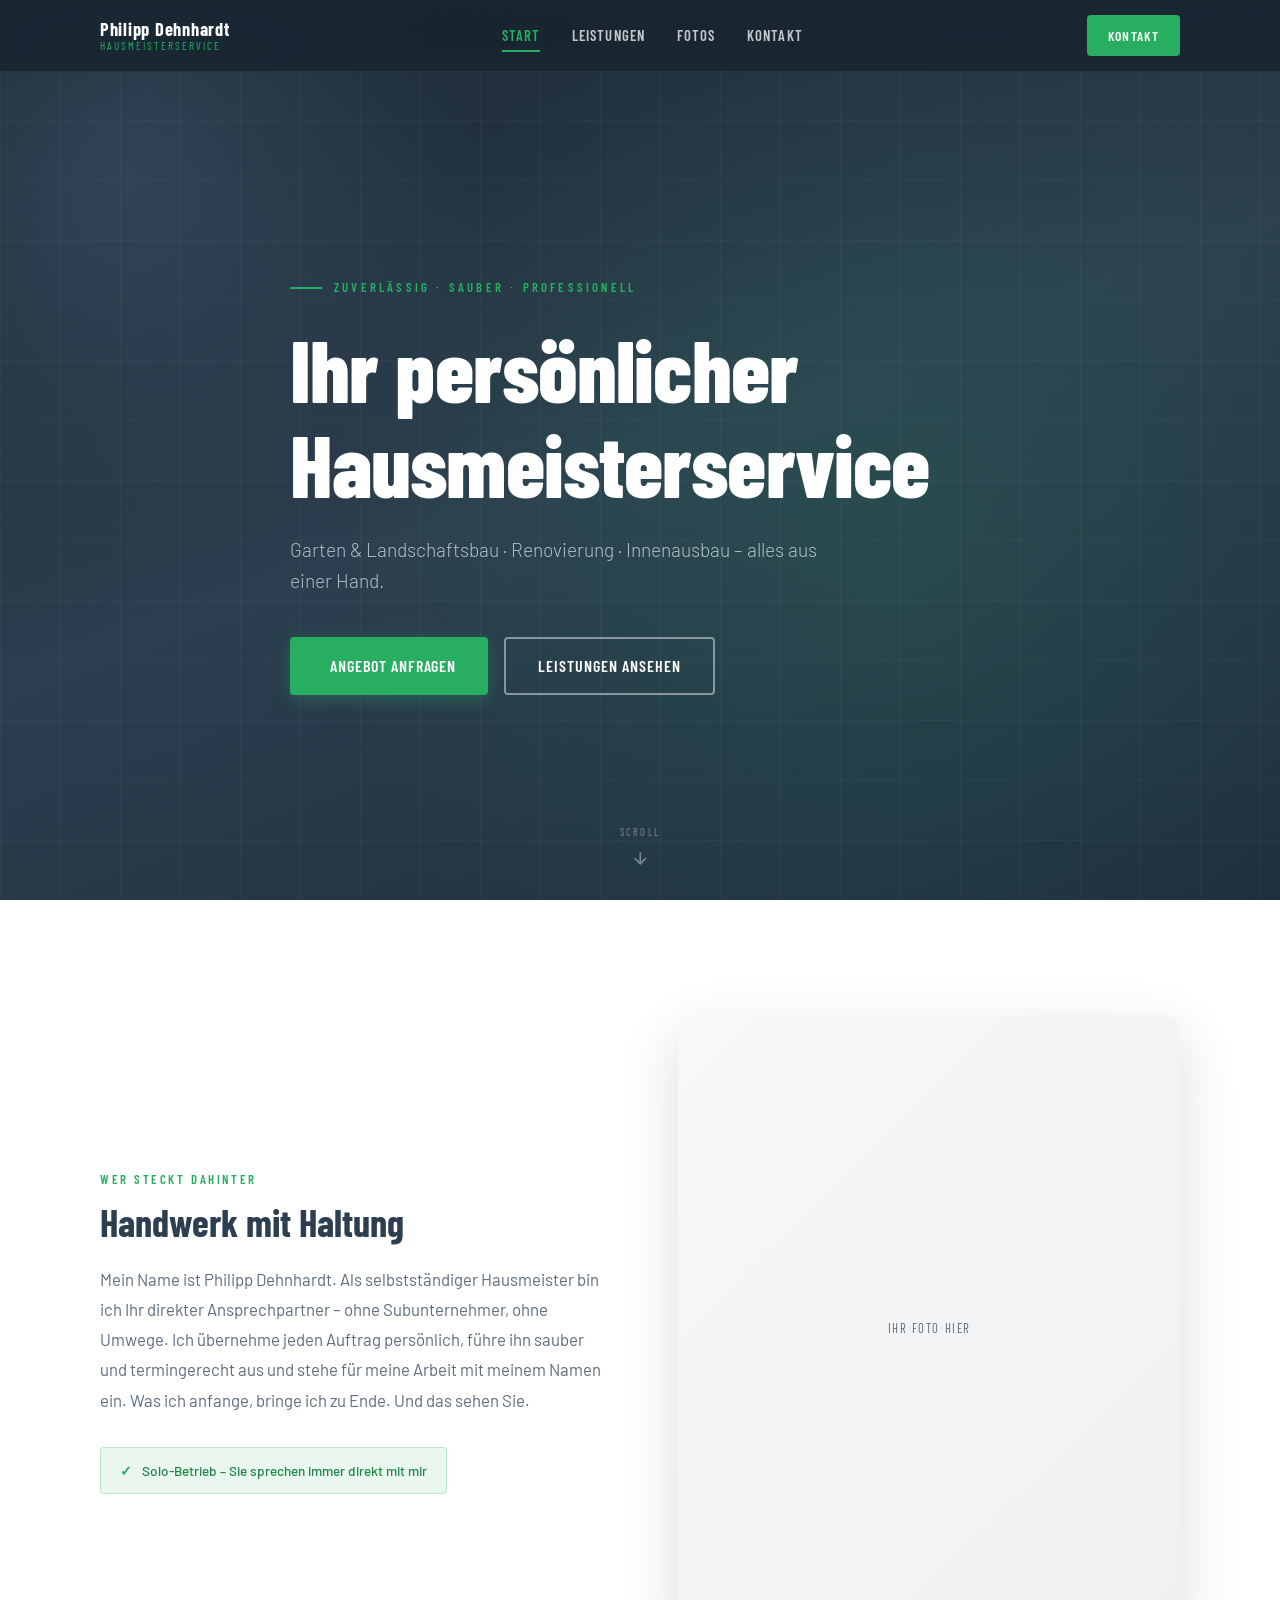
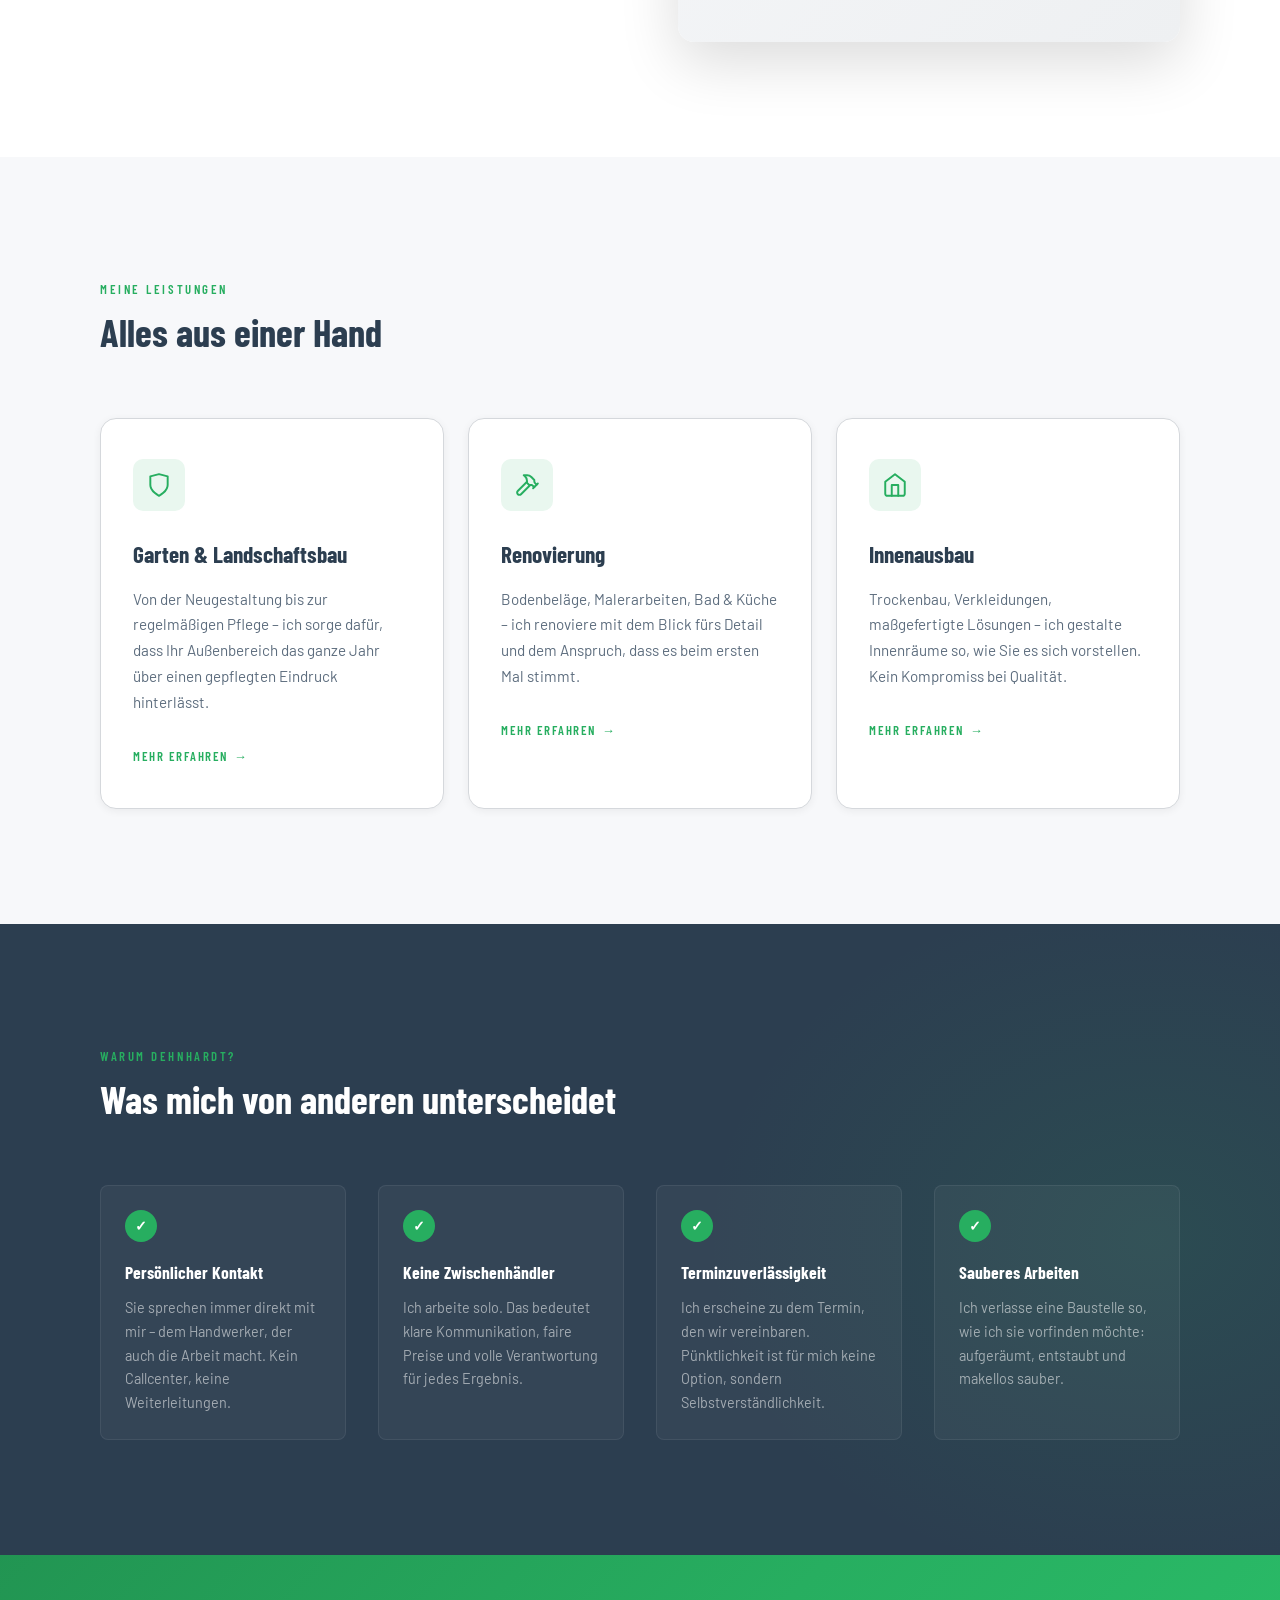
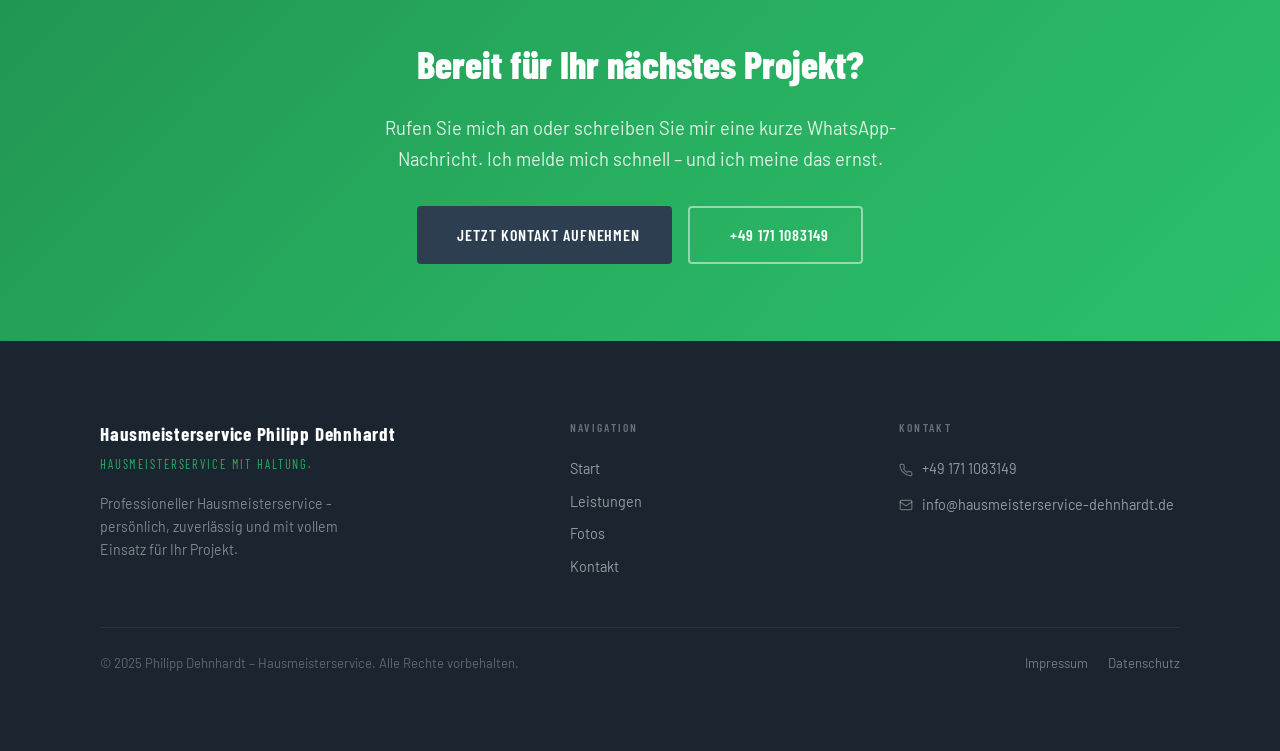
<file: index.html>
<!DOCTYPE html>
<html lang="de">
<head>
  <meta charset="UTF-8">
  <meta name="viewport" content="width=device-width, initial-scale=1.0">

  <!-- Titel und Description werden via app.js aus kunde.json gesetzt -->
  <title>Hausmeisterservice Philipp Dehnhardt</title>
  <meta name="description" content="">

  <!-- SEO: Canonical + Robots -->
  <meta name="robots" content="index, follow">

  <!-- Open Graph -->
  <meta property="og:type"        content="website">
  <meta property="og:title"       content="Hausmeisterservice Philipp Dehnhardt">
  <meta property="og:description" content="Garten & Landschaftsbau, Renovierung und Innenausbau – professionell, zuverlässig, persönlich.">
  <meta property="og:locale"      content="de_DE">

  <!-- Google Fonts: Barlow Condensed (Display) + Barlow (Body) -->
  <link rel="preconnect" href="https://fonts.googleapis.com">
  <link rel="preconnect" href="https://fonts.gstatic.com" crossorigin>
  <link href="https://fonts.googleapis.com/css2?family=Barlow+Condensed:wght@400;600;700;800&family=Barlow:wght@300;400;500;600&display=swap" rel="stylesheet">

  <!-- Zentrales Stylesheet -->
  <link rel="stylesheet" href="./style.css">
</head>
<!--
  data-page: Wird von app.js ausgelesen, um den seitenspezifischen
  Content-Renderer zu aktivieren.
-->
<body data-page="index">

  <!-- Mount: Navigation (app.js rendert hier die globale Nav) -->
  <div id="nav-mount"></div>

  <!-- Mount: Haupt-Inhalt (app.js rendert hier den seiten-spezifischen Inhalt) -->
  <main id="content-mount" aria-label="Hauptinhalt"></main>

  <!-- Mount: Footer (app.js rendert hier den globalen Footer) -->
  <div id="footer-mount"></div>

  <!-- Mount: Mobile Sticky Bar (app.js rendert hier die Action Bar) -->
  <div id="mobile-bar-mount"></div>

  <!-- Haupt-JavaScript: lädt kunde.json und rendert alles -->
  <script src="./app.js" defer></script>

</body>
</html>
</file>
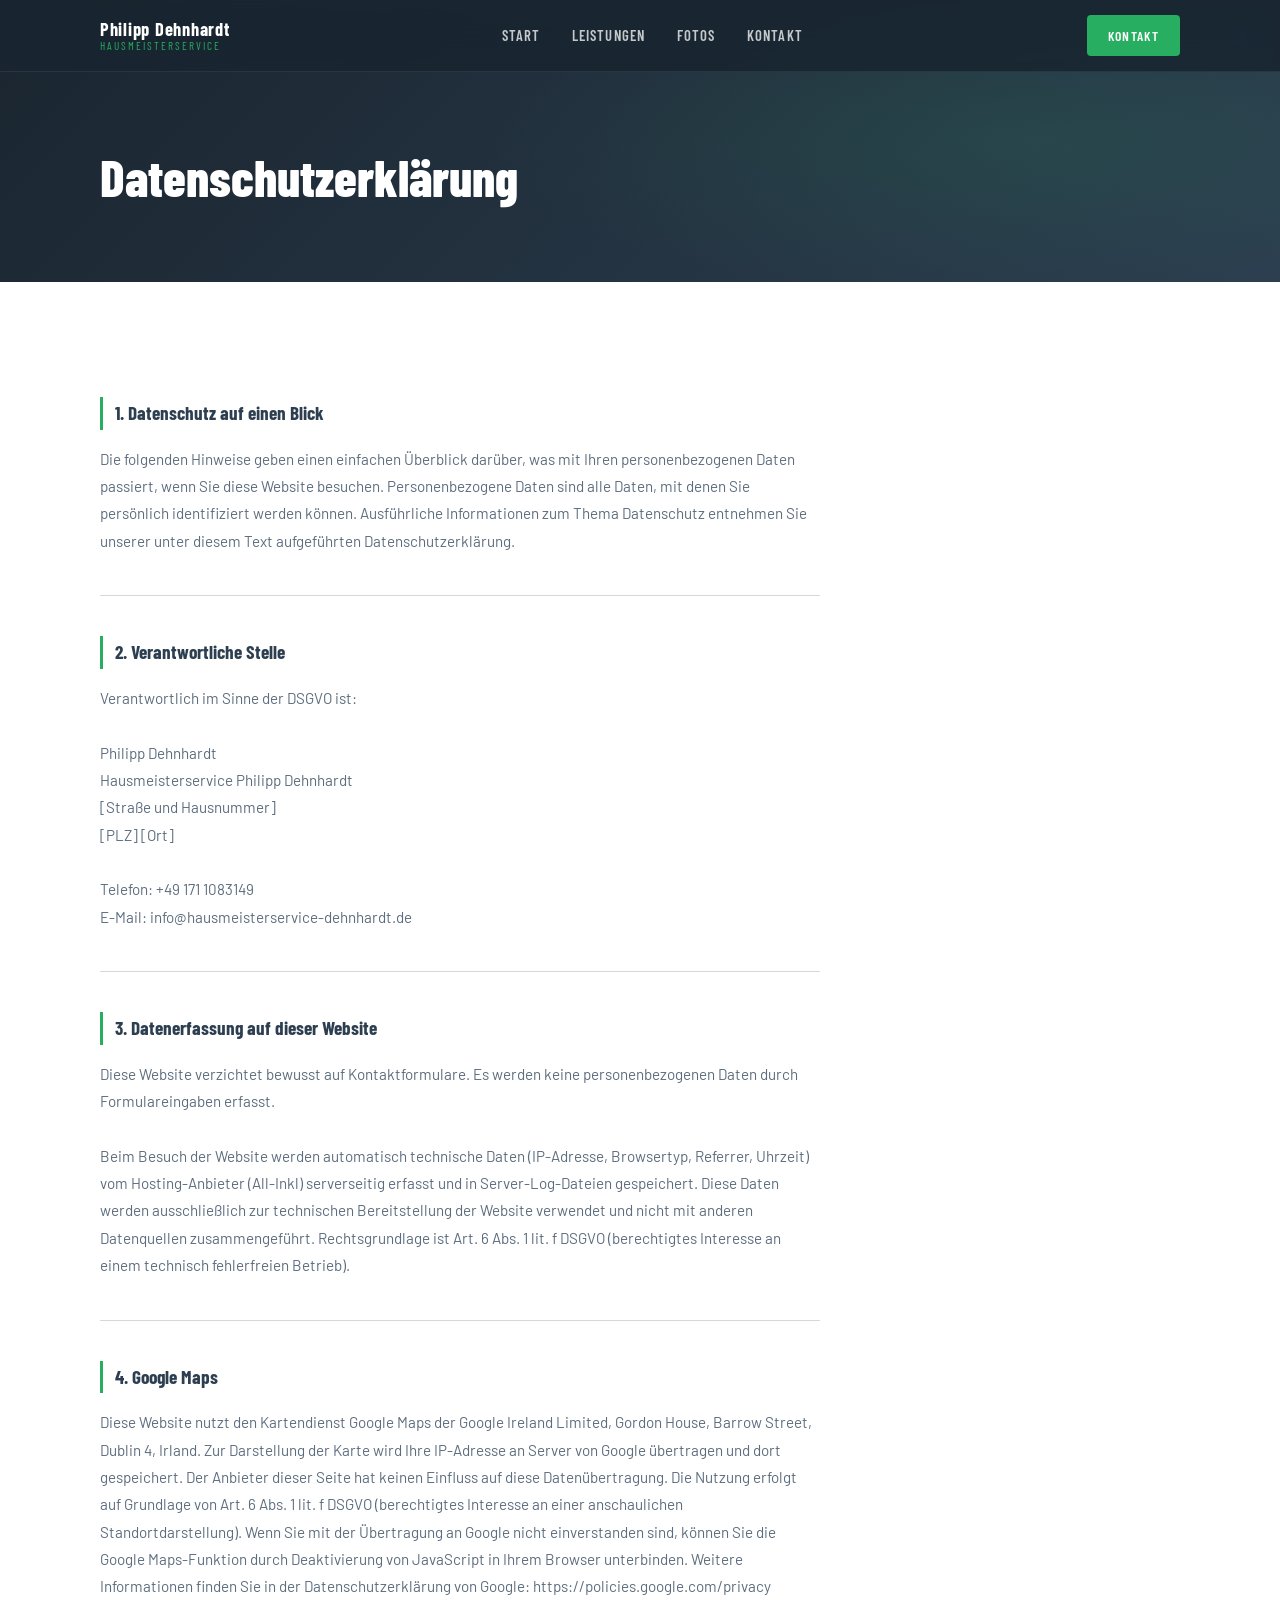
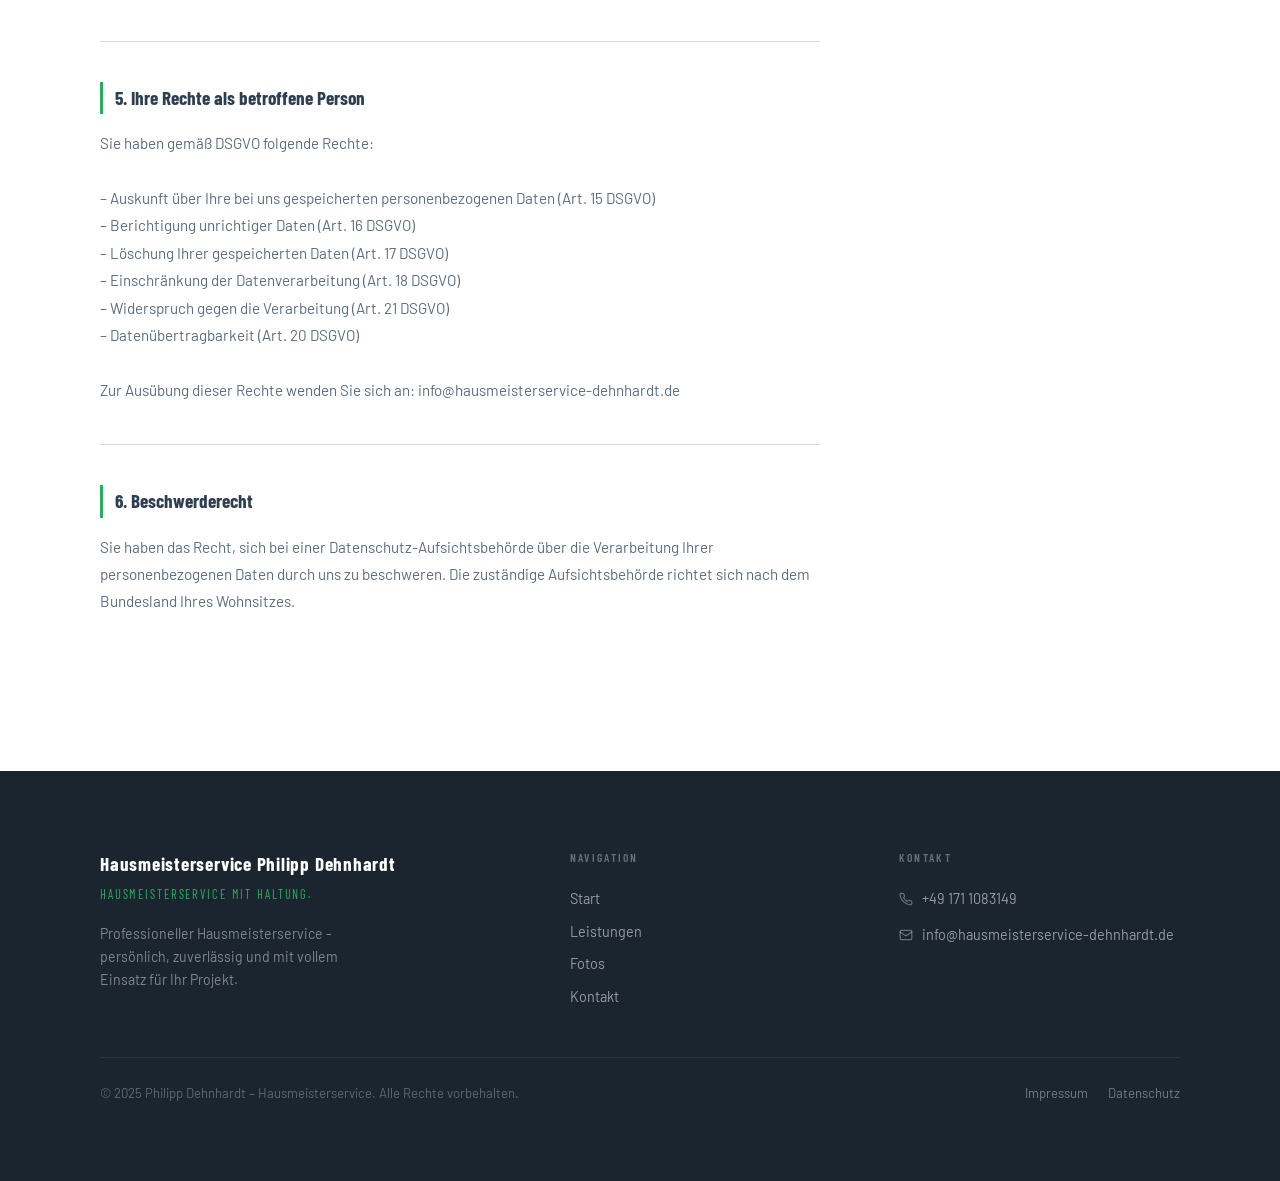
<file: datenschutz.html>
<!DOCTYPE html>
<html lang="de">
<head>
  <meta charset="UTF-8">
  <meta name="viewport" content="width=device-width, initial-scale=1.0">

  <title>Datenschutzerklärung – Hausmeisterservice Philipp Dehnhardt</title>
  <meta name="description" content="">

  <!-- Rechtliche Seiten sollen nicht in Google erscheinen -->
  <meta name="robots" content="noindex, follow">

  <link rel="preconnect" href="https://fonts.googleapis.com">
  <link rel="preconnect" href="https://fonts.gstatic.com" crossorigin>
  <link href="https://fonts.googleapis.com/css2?family=Barlow+Condensed:wght@400;600;700;800&family=Barlow:wght@300;400;500;600&display=swap" rel="stylesheet">

  <link rel="stylesheet" href="./style.css">
</head>
<body data-page="datenschutz">

  <div id="nav-mount"></div>
  <main id="content-mount" aria-label="Hauptinhalt"></main>
  <div id="footer-mount"></div>
  <div id="mobile-bar-mount"></div>

  <script src="./app.js" defer></script>

</body>
</html>
</file>
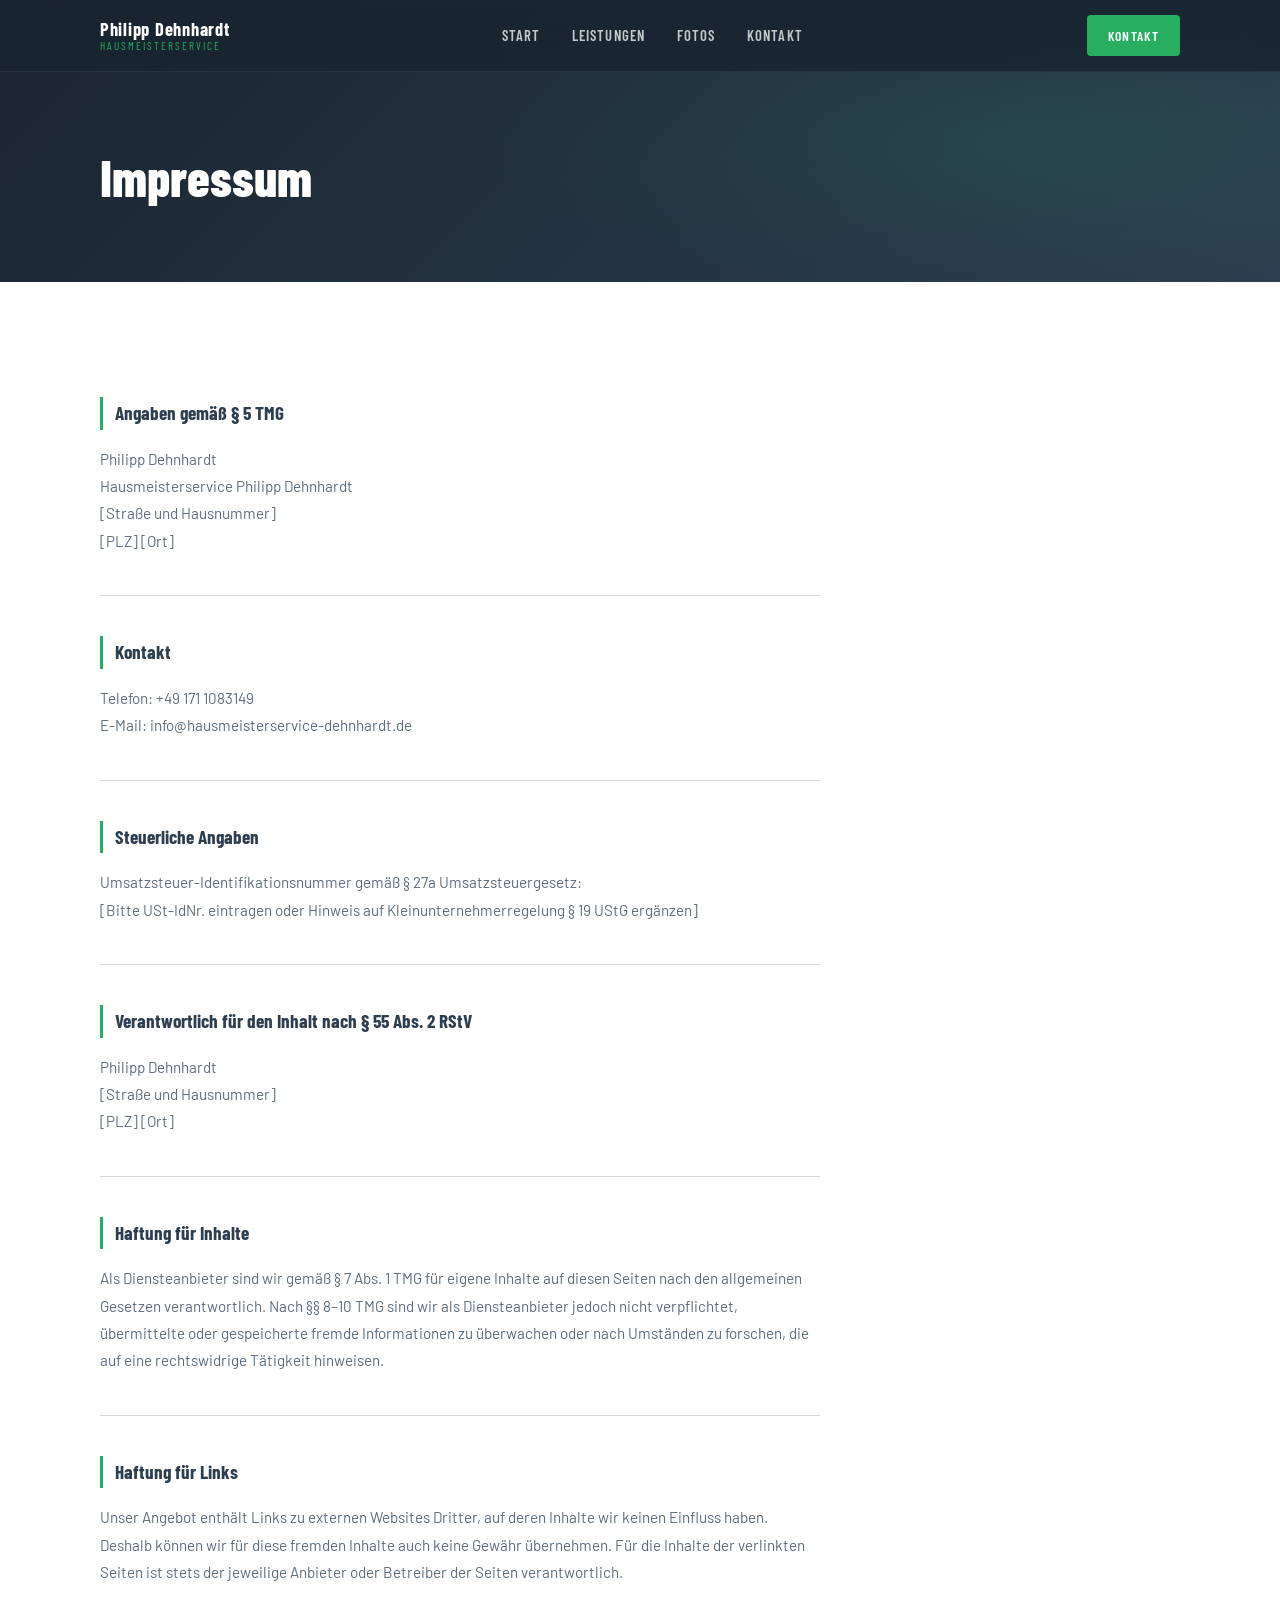
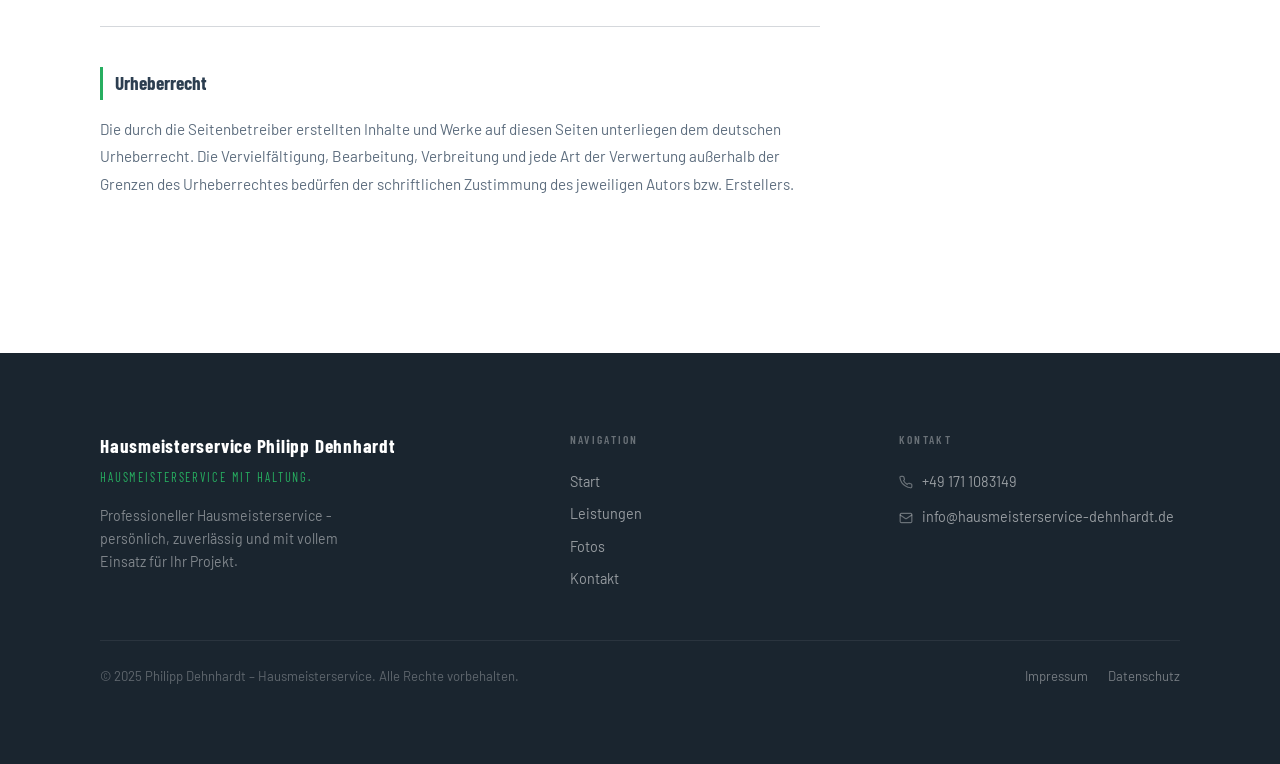
<file: impressum.html>
<!DOCTYPE html>
<html lang="de">
<head>
  <meta charset="UTF-8">
  <meta name="viewport" content="width=device-width, initial-scale=1.0">

  <title>Impressum – Hausmeisterservice Philipp Dehnhardt</title>
  <meta name="description" content="">

  <!-- Rechtliche Seiten sollen nicht in Google erscheinen -->
  <meta name="robots" content="noindex, follow">

  <link rel="preconnect" href="https://fonts.googleapis.com">
  <link rel="preconnect" href="https://fonts.gstatic.com" crossorigin>
  <link href="https://fonts.googleapis.com/css2?family=Barlow+Condensed:wght@400;600;700;800&family=Barlow:wght@300;400;500;600&display=swap" rel="stylesheet">

  <link rel="stylesheet" href="./style.css">
</head>
<body data-page="impressum">

  <div id="nav-mount"></div>
  <main id="content-mount" aria-label="Hauptinhalt"></main>
  <div id="footer-mount"></div>
  <div id="mobile-bar-mount"></div>

  <script src="./app.js" defer></script>

</body>
</html>
</file>
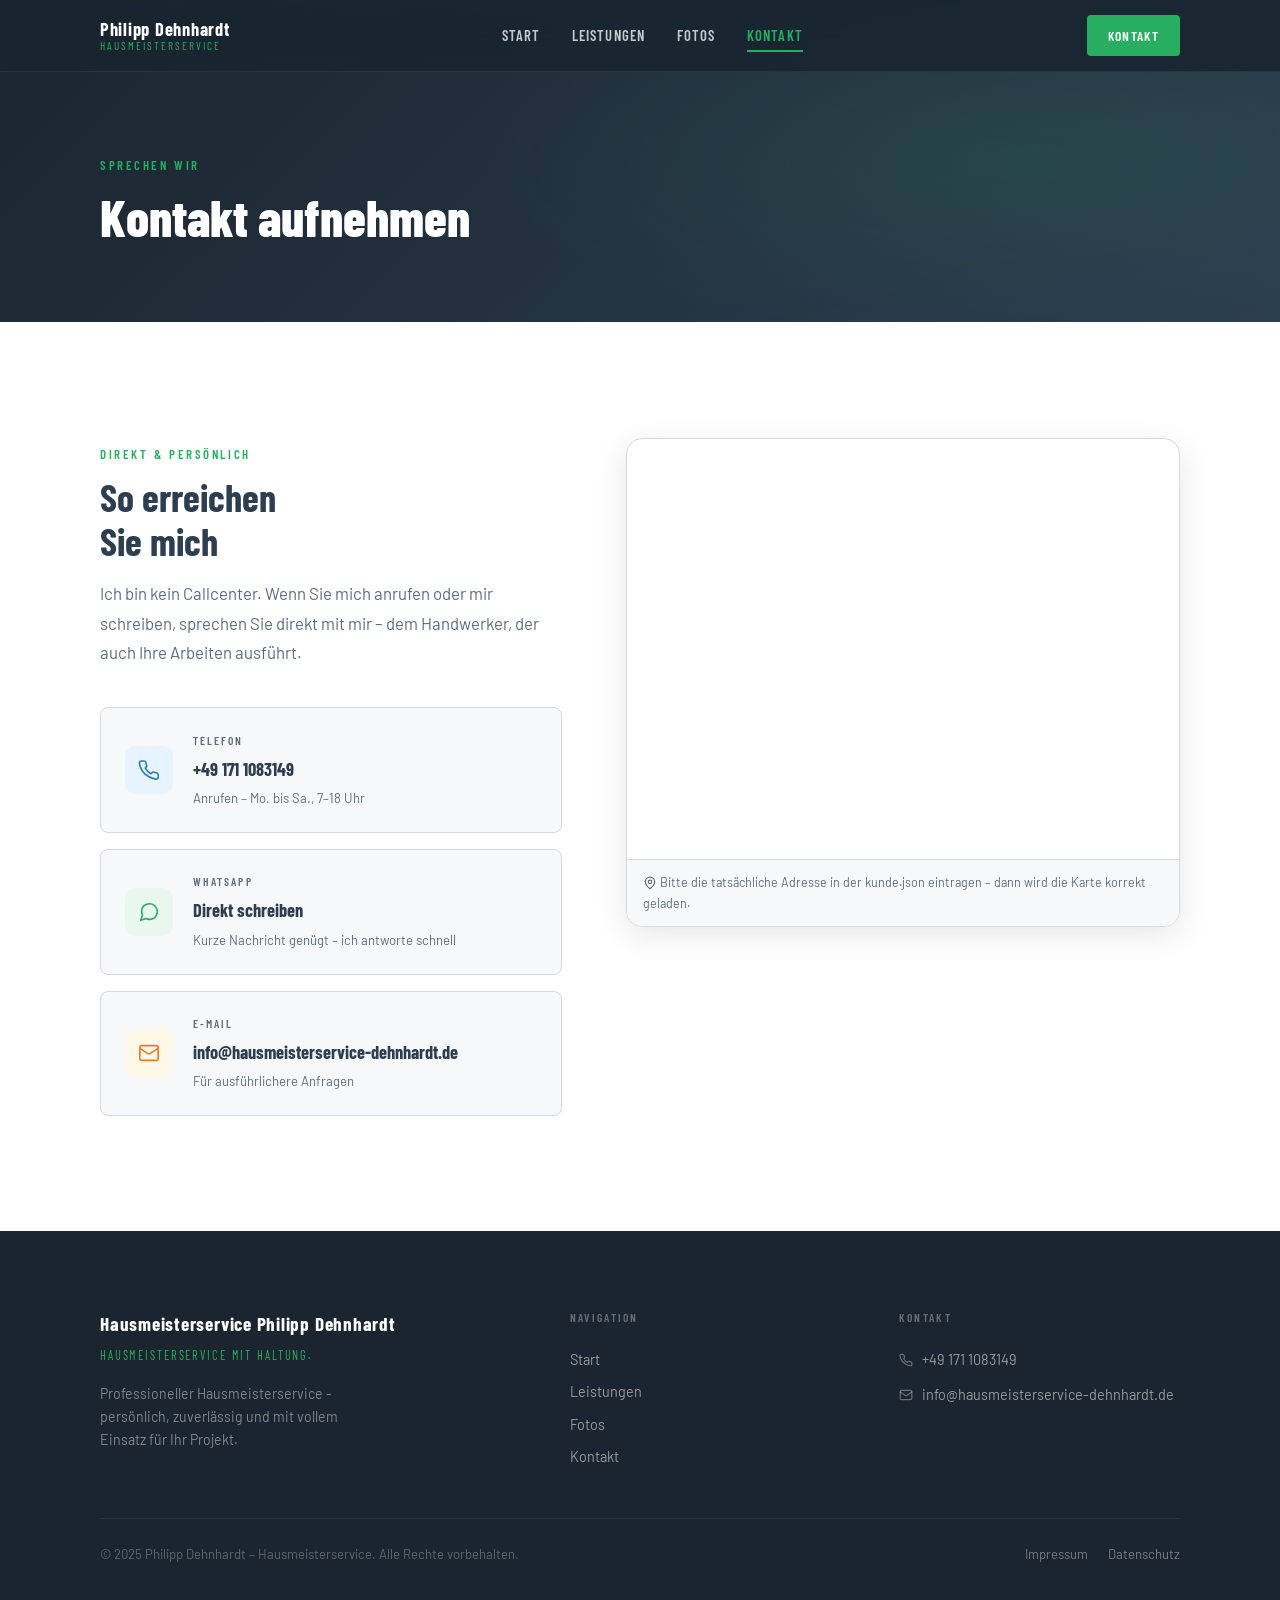
<file: kontakt.html>
<!DOCTYPE html>
<html lang="de">
<head>
  <meta charset="UTF-8">
  <meta name="viewport" content="width=device-width, initial-scale=1.0">

  <title>Kontakt – Hausmeisterservice Philipp Dehnhardt</title>
  <meta name="description" content="">

  <meta name="robots" content="index, follow">

  <meta property="og:type"   content="website">
  <meta property="og:title"  content="Kontakt – Hausmeisterservice Philipp Dehnhardt">
  <meta property="og:locale" content="de_DE">

  <link rel="preconnect" href="https://fonts.googleapis.com">
  <link rel="preconnect" href="https://fonts.gstatic.com" crossorigin>
  <link href="https://fonts.googleapis.com/css2?family=Barlow+Condensed:wght@400;600;700;800&family=Barlow:wght@300;400;500;600&display=swap" rel="stylesheet">

  <link rel="stylesheet" href="./style.css">
</head>
<body data-page="kontakt">

  <div id="nav-mount"></div>
  <main id="content-mount" aria-label="Hauptinhalt"></main>
  <div id="footer-mount"></div>
  <div id="mobile-bar-mount"></div>

  <script src="./app.js" defer></script>

</body>
</html>
</file>
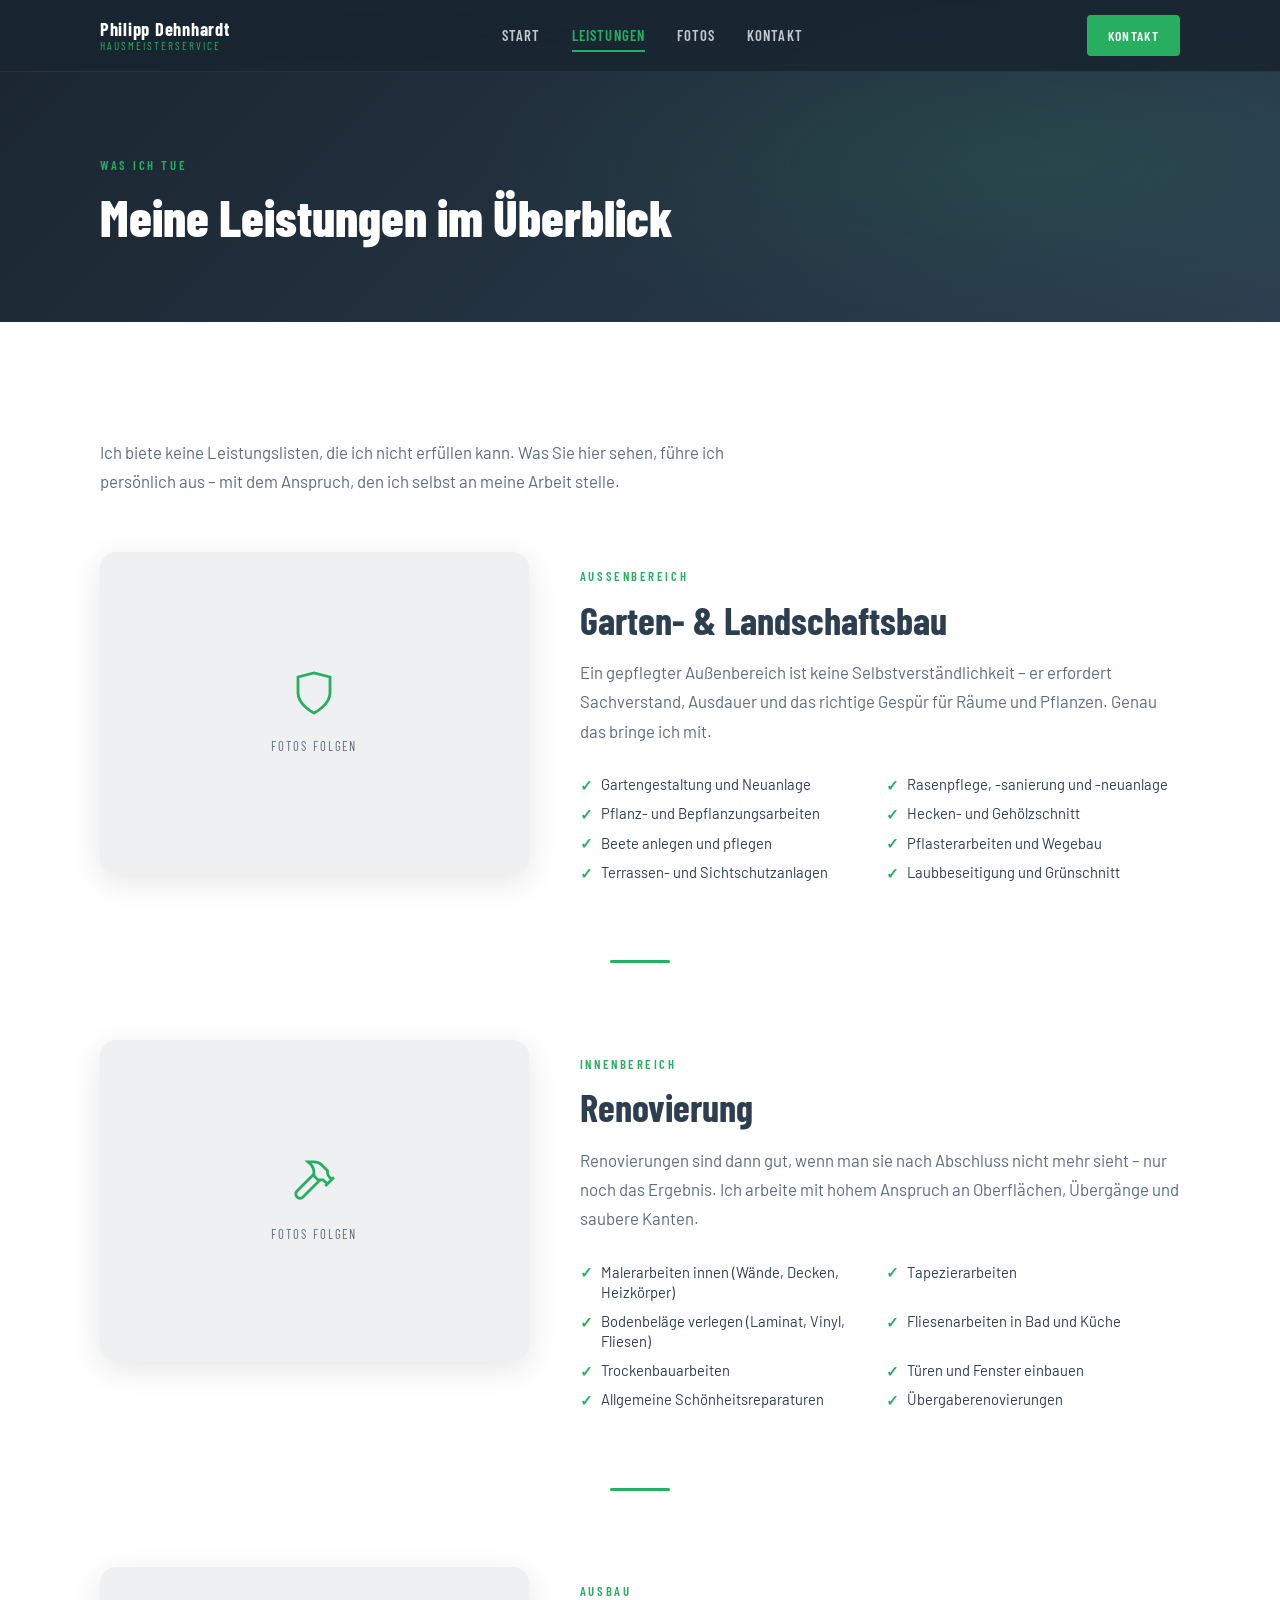
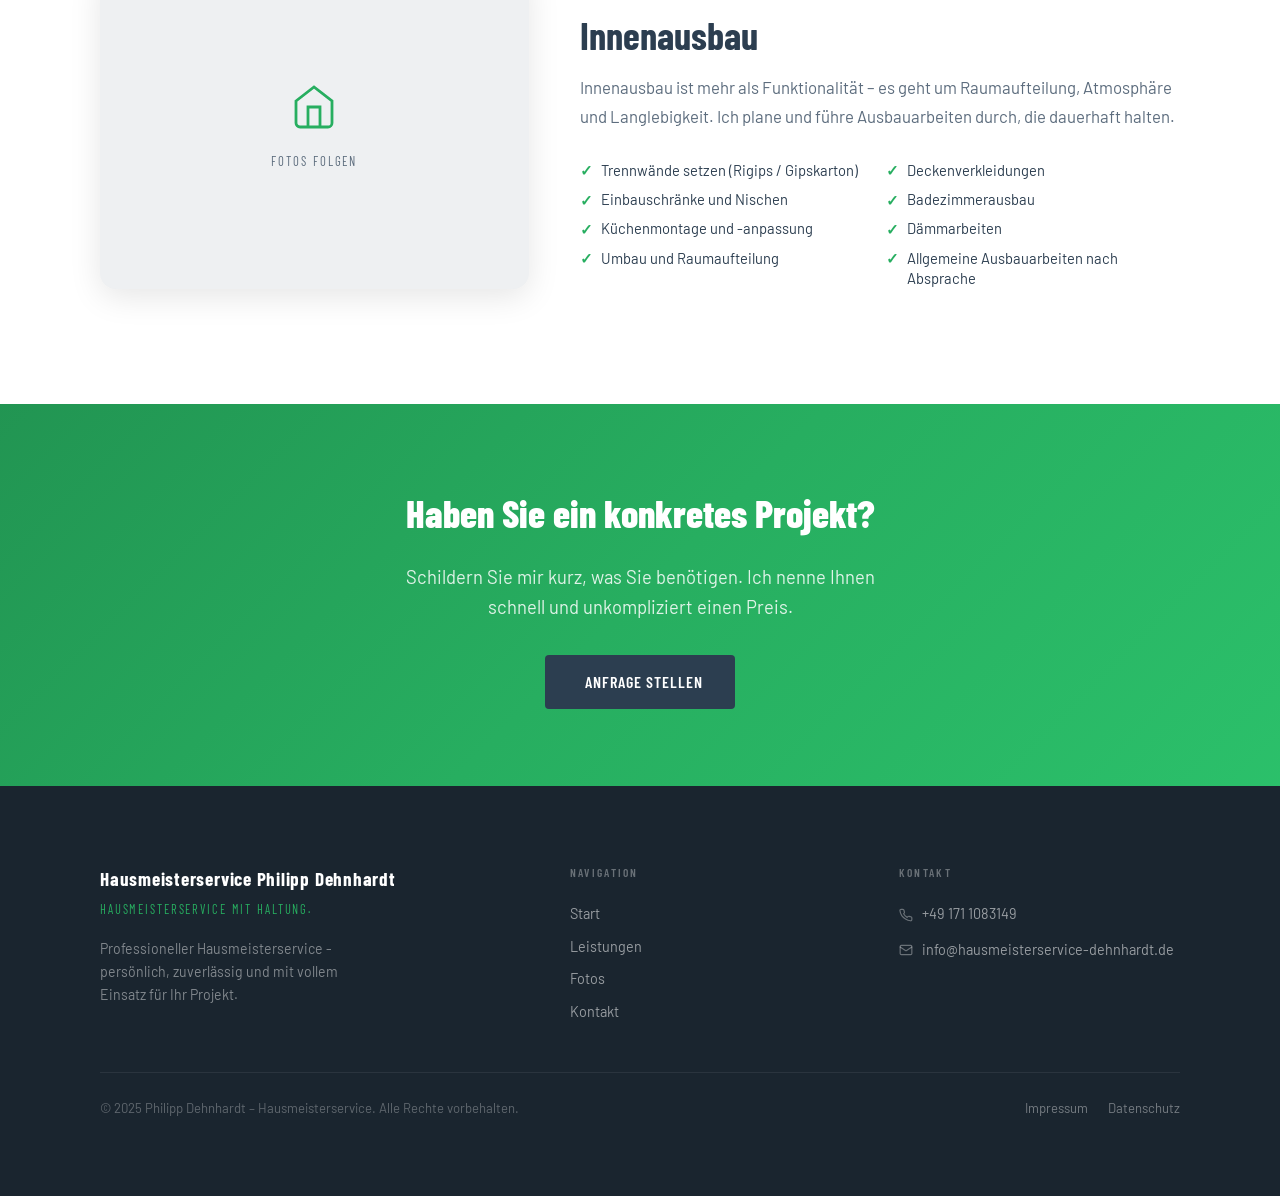
<file: leistungen.html>
<!DOCTYPE html>
<html lang="de">
<head>
  <meta charset="UTF-8">
  <meta name="viewport" content="width=device-width, initial-scale=1.0">

  <title>Leistungen – Hausmeisterservice Philipp Dehnhardt</title>
  <meta name="description" content="">

  <meta name="robots" content="index, follow">

  <meta property="og:type"   content="website">
  <meta property="og:title"  content="Leistungen – Hausmeisterservice Philipp Dehnhardt">
  <meta property="og:locale" content="de_DE">

  <link rel="preconnect" href="https://fonts.googleapis.com">
  <link rel="preconnect" href="https://fonts.gstatic.com" crossorigin>
  <link href="https://fonts.googleapis.com/css2?family=Barlow+Condensed:wght@400;600;700;800&family=Barlow:wght@300;400;500;600&display=swap" rel="stylesheet">

  <link rel="stylesheet" href="./style.css">
</head>
<body data-page="leistungen">

  <div id="nav-mount"></div>
  <main id="content-mount" aria-label="Hauptinhalt"></main>
  <div id="footer-mount"></div>
  <div id="mobile-bar-mount"></div>

  <script src="./app.js" defer></script>

</body>
</html>
</file>
<file: style.css>
/* ============================================================
   HAUSMEISTERSERVICE PHILIPP DEHNHARDT – style.css
   Web-Agentur Praktisch KAD
   ============================================================ */

/* ── 1. CSS VARIABLES ─────────────────────────────────────── */
:root {
  /* Brand Colors */
  --clr-dark:        #2C3E50;
  --clr-dark-deep:   #1a252f;
  --clr-dark-mid:    #34495e;
  --clr-green:       #27AE60;
  --clr-green-light: #2ecc71;
  --clr-green-dark:  #1e8449;
  --clr-white:       #FFFFFF;
  --clr-bg:          #F7F8FA;
  --clr-bg-alt:      #EEF0F2;
  --clr-text:        #2C3E50;
  --clr-text-muted:  #5D6D7E;
  --clr-border:      #D5D8DC;

  /* Glass */
  --glass-nav-bg:  rgba(26, 37, 47, 0.88);
  --glass-card-bg: rgba(255, 255, 255, 0.85);

  /* Typography */
  --font-display: 'Barlow Condensed', sans-serif;
  --font-body:    'Barlow', sans-serif;

  /* Fluid Font Scale */
  --fs-hero:    clamp(2.8rem,  7vw,  5.5rem);
  --fs-h1:      clamp(2rem,    4.5vw, 3.2rem);
  --fs-h2:      clamp(1.6rem,  3vw,  2.4rem);
  --fs-h3:      clamp(1.15rem, 2vw,  1.45rem);
  --fs-eyebrow: clamp(0.7rem,  1.2vw, 0.8rem);
  --fs-body:    clamp(0.95rem, 1.5vw, 1.05rem);
  --fs-small:   0.875rem;

  /* Spacing */
  --section-y:    clamp(4.5rem, 9vw, 9rem);
  --container:    1160px;
  --gap:          2rem;
  --radius:       8px;
  --radius-lg:    16px;

  /* Shadows */
  --shadow-sm:  0 2px 8px rgba(0,0,0,.06);
  --shadow-md:  0 8px 32px rgba(0,0,0,.10);
  --shadow-lg:  0 20px 60px rgba(0,0,0,.14);

  /* Transitions */
  --trans-fast:   .15s ease;
  --trans-base:   .28s ease;
  --trans-slow:   .5s cubic-bezier(.22,1,.36,1);

  /* Mobile Bar */
  --mobile-bar-h: 68px;
}

/* ── 2. RESET & BASE ──────────────────────────────────────── */
*, *::before, *::after { box-sizing: border-box; margin: 0; padding: 0; }

html {
  scroll-behavior: smooth;
  -webkit-text-size-adjust: 100%;
}

body {
  font-family: var(--font-body);
  font-size: var(--fs-body);
  font-weight: 400;
  color: var(--clr-text);
  background: var(--clr-white);
  line-height: 1.7;
  overflow-x: hidden;
  padding-bottom: 0;
}

/* Spacer for mobile bar – only on mobile */
@media (max-width: 767px) {
  body { padding-bottom: var(--mobile-bar-h); }
}

img, video { display: block; max-width: 100%; }
a { text-decoration: none; color: inherit; }
ul { list-style: none; }
button { cursor: pointer; font-family: inherit; border: none; background: none; }

/* ── 3. TYPOGRAPHY HELPERS ───────────────────────────────── */
.eyebrow {
  display: inline-block;
  font-family: var(--font-display);
  font-size: var(--fs-eyebrow);
  font-weight: 600;
  letter-spacing: .2em;
  text-transform: uppercase;
  color: var(--clr-green);
  margin-bottom: .6rem;
}

.section-headline {
  font-family: var(--font-display);
  font-size: var(--fs-h2);
  font-weight: 700;
  line-height: 1.15;
  color: var(--clr-dark);
}

.section-headline--light { color: var(--clr-white); }

/* ── 4. LAYOUT UTILITIES ─────────────────────────────────── */
.container {
  width: 100%;
  max-width: var(--container);
  margin-inline: auto;
  padding-inline: clamp(1.25rem, 5vw, 2.5rem);
}

.section { padding-block: var(--section-y); }
.section--dark { background: var(--clr-dark); }
.section--bg   { background: var(--clr-bg); }

/* ── 5. BUTTONS ──────────────────────────────────────────── */
.btn {
  display: inline-flex;
  align-items: center;
  gap: .5rem;
  padding: .85em 2em;
  border-radius: 4px;
  font-family: var(--font-display);
  font-size: 1rem;
  font-weight: 600;
  letter-spacing: .06em;
  text-transform: uppercase;
  transition: transform var(--trans-base), box-shadow var(--trans-base), background var(--trans-base);
  white-space: nowrap;
}

.btn--primary {
  background: var(--clr-green);
  color: var(--clr-white);
  box-shadow: 0 4px 18px rgba(39,174,96,.35);
}
.btn--primary:hover {
  background: var(--clr-green-light);
  transform: translateY(-2px);
  box-shadow: 0 8px 28px rgba(39,174,96,.45);
}

.btn--outline {
  background: transparent;
  color: var(--clr-white);
  border: 2px solid rgba(255,255,255,.45);
}
.btn--outline:hover {
  border-color: var(--clr-white);
  background: rgba(255,255,255,.08);
  transform: translateY(-2px);
}

.btn--dark {
  background: var(--clr-dark);
  color: var(--clr-white);
}
.btn--dark:hover {
  background: var(--clr-dark-mid);
  transform: translateY(-2px);
}

/* ── 6. NAVIGATION ───────────────────────────────────────── */
#nav-mount { position: relative; z-index: 900; }

.site-nav {
  position: fixed;
  top: 0; left: 0; right: 0;
  z-index: 900;
  height: 72px;
  display: flex;
  align-items: center;
  background: var(--glass-nav-bg);
  backdrop-filter: blur(16px) saturate(1.8);
  -webkit-backdrop-filter: blur(16px) saturate(1.8);
  border-bottom: 1px solid rgba(255,255,255,.07);
  transition: box-shadow var(--trans-base);
}

.site-nav.scrolled {
  box-shadow: 0 4px 24px rgba(0,0,0,.25);
}

.site-nav__inner {
  display: flex;
  align-items: center;
  justify-content: space-between;
  width: 100%;
  max-width: var(--container);
  margin-inline: auto;
  padding-inline: clamp(1.25rem, 5vw, 2.5rem);
}

/* Logo */
.site-nav__logo {
  display: flex;
  flex-direction: column;
  line-height: 1;
  gap: 2px;
}

.site-nav__logo-name {
  font-family: var(--font-display);
  font-size: 1.15rem;
  font-weight: 700;
  color: var(--clr-white);
  letter-spacing: .04em;
}

.site-nav__logo-sub {
  font-family: var(--font-display);
  font-size: .7rem;
  font-weight: 400;
  letter-spacing: .18em;
  text-transform: uppercase;
  color: var(--clr-green);
}

/* Desktop Links */
.site-nav__links {
  display: flex;
  align-items: center;
  gap: .25rem;
}

.site-nav__links a {
  font-family: var(--font-display);
  font-size: .92rem;
  font-weight: 600;
  letter-spacing: .08em;
  text-transform: uppercase;
  color: rgba(255,255,255,.75);
  padding: .5rem .85rem;
  border-radius: 4px;
  transition: color var(--trans-fast), background var(--trans-fast);
  position: relative;
}

.site-nav__links a::after {
  content: '';
  position: absolute;
  bottom: 4px; left: .85rem; right: .85rem;
  height: 2px;
  background: var(--clr-green);
  transform: scaleX(0);
  transition: transform var(--trans-base);
}

.site-nav__links a:hover,
.site-nav__links a.active {
  color: var(--clr-white);
}

.site-nav__links a:hover::after,
.site-nav__links a.active::after {
  transform: scaleX(1);
}

.site-nav__links a.active {
  color: var(--clr-green);
}

/* CTA in Nav */
.site-nav__cta {
  font-family: var(--font-display);
  font-size: .85rem;
  font-weight: 600;
  letter-spacing: .1em;
  text-transform: uppercase;
  color: var(--clr-white);
  background: var(--clr-green);
  padding: .55rem 1.3rem;
  border-radius: 4px;
  margin-left: .75rem;
  transition: background var(--trans-fast), transform var(--trans-fast);
}
.site-nav__cta:hover {
  background: var(--clr-green-light);
  transform: translateY(-1px);
}

/* Hamburger */
.hamburger {
  display: none;
  flex-direction: column;
  gap: 5px;
  padding: .4rem;
  cursor: pointer;
}
.hamburger span {
  display: block;
  width: 24px; height: 2px;
  background: var(--clr-white);
  border-radius: 2px;
  transition: transform var(--trans-base), opacity var(--trans-base);
}

/* Mobile Nav Drawer */
.mobile-nav {
  display: none;
  position: fixed;
  top: 72px; left: 0; right: 0; bottom: 0;
  background: var(--clr-dark-deep);
  flex-direction: column;
  padding: 2rem clamp(1.25rem, 5vw, 2.5rem);
  gap: .25rem;
  z-index: 899;
  overflow-y: auto;
}

.mobile-nav.open { display: flex; }

.mobile-nav a {
  font-family: var(--font-display);
  font-size: 1.5rem;
  font-weight: 700;
  letter-spacing: .06em;
  text-transform: uppercase;
  color: rgba(255,255,255,.8);
  padding: .9rem 0;
  border-bottom: 1px solid rgba(255,255,255,.07);
  transition: color var(--trans-fast), padding-left var(--trans-fast);
}

.mobile-nav a:hover,
.mobile-nav a.active {
  color: var(--clr-green);
  padding-left: .5rem;
}

@media (max-width: 860px) {
  .site-nav__links,
  .site-nav__cta { display: none; }
  .hamburger      { display: flex; }
}

/* ── 7. PAGE HEADER (used on sub-pages) ──────────────────── */
.page-header {
  padding-top: calc(72px + clamp(3rem, 6vw, 5rem));
  padding-bottom: clamp(3rem, 6vw, 5rem);
  background: var(--clr-dark);
  position: relative;
  overflow: hidden;
}

.page-header::before {
  content: '';
  position: absolute;
  inset: 0;
  background:
    radial-gradient(ellipse 60% 80% at 80% 50%, rgba(39,174,96,.12) 0%, transparent 70%),
    linear-gradient(135deg, var(--clr-dark-deep) 0%, var(--clr-dark) 100%);
}

.page-header__inner {
  position: relative;
  z-index: 1;
}

.page-header .eyebrow {
  margin-bottom: .8rem;
}

.page-header__headline {
  font-family: var(--font-display);
  font-size: var(--fs-h1);
  font-weight: 800;
  color: var(--clr-white);
  line-height: 1.1;
}

/* ── 8. HERO (index.html) ────────────────────────────────── */
.hero {
  min-height: 100svh;
  display: flex;
  align-items: center;
  position: relative;
  overflow: hidden;
  padding-top: 72px;
  background: var(--clr-dark-deep);
}

/* Layered background */
.hero::before {
  content: '';
  position: absolute;
  inset: 0;
  background:
    radial-gradient(ellipse 70% 100% at 70% 60%, rgba(39,174,96,.15) 0%, transparent 65%),
    radial-gradient(ellipse 40% 60% at 10% 20%, rgba(52,73,94,.8) 0%, transparent 70%),
    linear-gradient(160deg, #1a252f 0%, #2c3e50 50%, #1e2d3d 100%);
}

/* Subtle grid texture */
.hero::after {
  content: '';
  position: absolute;
  inset: 0;
  background-image:
    linear-gradient(rgba(255,255,255,.03) 1px, transparent 1px),
    linear-gradient(90deg, rgba(255,255,255,.03) 1px, transparent 1px);
  background-size: 60px 60px;
  pointer-events: none;
}

.hero__inner {
  position: relative;
  z-index: 2;
  max-width: 780px;
}

.hero__tagline {
  font-family: var(--font-display);
  font-size: var(--fs-eyebrow);
  font-weight: 600;
  letter-spacing: .25em;
  text-transform: uppercase;
  color: var(--clr-green);
  display: flex;
  align-items: center;
  gap: .75rem;
  margin-bottom: 1.4rem;
}

.hero__tagline::before {
  content: '';
  display: inline-block;
  width: 32px; height: 2px;
  background: var(--clr-green);
  flex-shrink: 0;
}

.hero__headline {
  font-family: var(--font-display);
  font-size: var(--fs-hero);
  font-weight: 800;
  line-height: 1.08;
  color: var(--clr-white);
  letter-spacing: -.01em;
  margin-bottom: 1.5rem;
  white-space: pre-line;
}

.hero__headline em {
  font-style: normal;
  color: var(--clr-green);
}

.hero__subline {
  font-size: clamp(1rem, 1.8vw, 1.2rem);
  font-weight: 300;
  color: rgba(255,255,255,.65);
  max-width: 560px;
  margin-bottom: 2.5rem;
  line-height: 1.6;
}

.hero__actions {
  display: flex;
  flex-wrap: wrap;
  gap: 1rem;
}

/* Scroll indicator */
.hero__scroll {
  position: absolute;
  bottom: 2rem;
  left: 50%;
  transform: translateX(-50%);
  display: flex;
  flex-direction: column;
  align-items: center;
  gap: .4rem;
  z-index: 2;
  opacity: .4;
  animation: float 2.5s ease-in-out infinite;
}

.hero__scroll span {
  font-family: var(--font-display);
  font-size: .65rem;
  letter-spacing: .2em;
  text-transform: uppercase;
  color: var(--clr-white);
}

.hero__scroll svg {
  width: 20px; height: 20px;
  stroke: var(--clr-white);
  fill: none;
  stroke-width: 2;
}

@keyframes float {
  0%, 100% { transform: translateX(-50%) translateY(0); }
  50%       { transform: translateX(-50%) translateY(6px); }
}

/* ── 9. ABOUT SECTION (index) ────────────────────────────── */
.about { background: var(--clr-white); }

.about__grid {
  display: grid;
  grid-template-columns: 1fr 1fr;
  gap: clamp(3rem, 6vw, 6rem);
  align-items: center;
}

.about__text-side { }

.about__text {
  margin-top: 1.2rem;
  color: var(--clr-text-muted);
  line-height: 1.8;
  font-size: var(--fs-body);
}

.about__badge {
  display: inline-flex;
  align-items: center;
  gap: .6rem;
  margin-top: 2rem;
  padding: .7rem 1.2rem;
  background: #e9f7ef;
  border: 1px solid rgba(39,174,96,.25);
  border-radius: 4px;
  font-size: .85rem;
  font-weight: 500;
  color: var(--clr-green-dark);
}

.about__badge::before {
  content: '✓';
  font-weight: 700;
  color: var(--clr-green);
}

.about__visual {
  aspect-ratio: 4/5;
  background: var(--clr-bg);
  border-radius: var(--radius-lg);
  overflow: hidden;
  position: relative;
  box-shadow: var(--shadow-lg);
}

.about__visual img {
  width: 100%; height: 100%;
  object-fit: cover;
}

/* Placeholder when no image available */
.about__visual--placeholder {
  display: flex;
  flex-direction: column;
  align-items: center;
  justify-content: center;
  gap: 1rem;
  background: linear-gradient(135deg, var(--clr-bg) 0%, var(--clr-bg-alt) 100%);
}

.about__visual--placeholder span {
  font-family: var(--font-display);
  font-size: .8rem;
  letter-spacing: .12em;
  text-transform: uppercase;
  color: var(--clr-text-muted);
}

/* Green accent block */
.about__visual::after {
  content: '';
  position: absolute;
  bottom: -1rem; right: -1rem;
  width: 120px; height: 120px;
  background: var(--clr-green);
  border-radius: var(--radius);
  z-index: -1;
}

@media (max-width: 768px) {
  .about__grid {
    grid-template-columns: 1fr;
  }
  .about__visual { order: -1; aspect-ratio: 16/9; }
}

/* ── 10. SERVICES CARDS (index) ──────────────────────────── */
.services { background: var(--clr-bg); }

.services__header { margin-bottom: clamp(2.5rem, 5vw, 4rem); }

.services__grid {
  display: grid;
  grid-template-columns: repeat(auto-fit, minmax(280px, 1fr));
  gap: 1.5rem;
}

.service-card {
  background: var(--clr-white);
  border-radius: var(--radius-lg);
  padding: 2.5rem 2rem;
  box-shadow: var(--shadow-sm);
  border: 1px solid var(--clr-border);
  transition: transform var(--trans-slow), box-shadow var(--trans-slow), border-color var(--trans-base);
  position: relative;
  overflow: hidden;
}

.service-card::before {
  content: '';
  position: absolute;
  top: 0; left: 0; right: 0;
  height: 3px;
  background: var(--clr-green);
  transform: scaleX(0);
  transition: transform var(--trans-slow);
}

.service-card:hover {
  transform: translateY(-6px);
  box-shadow: var(--shadow-md);
  border-color: transparent;
}

.service-card:hover::before { transform: scaleX(1); }

.service-card__icon {
  width: 52px; height: 52px;
  display: flex;
  align-items: center;
  justify-content: center;
  background: #e9f7ef;
  border-radius: 10px;
  margin-bottom: 1.5rem;
}

.service-card__icon svg {
  width: 26px; height: 26px;
  stroke: var(--clr-green);
  fill: none;
  stroke-width: 1.8;
  stroke-linecap: round;
  stroke-linejoin: round;
}

.service-card__title {
  font-family: var(--font-display);
  font-size: var(--fs-h3);
  font-weight: 700;
  color: var(--clr-dark);
  margin-bottom: .75rem;
}

.service-card__text {
  font-size: .95rem;
  color: var(--clr-text-muted);
  line-height: 1.7;
  margin-bottom: 1.5rem;
}

.service-card__link {
  font-family: var(--font-display);
  font-size: .8rem;
  font-weight: 600;
  letter-spacing: .12em;
  text-transform: uppercase;
  color: var(--clr-green);
  display: inline-flex;
  align-items: center;
  gap: .4rem;
  transition: gap var(--trans-fast);
}

.service-card__link:hover { gap: .8rem; }
.service-card__link::after { content: '→'; }

/* ── 11. USP SECTION (dark band) ─────────────────────────── */
.usp {
  background: var(--clr-dark);
  position: relative;
  overflow: hidden;
}

.usp::before {
  content: '';
  position: absolute;
  inset: 0;
  background: radial-gradient(ellipse 50% 80% at 90% 50%, rgba(39,174,96,.12) 0%, transparent 70%);
  pointer-events: none;
}

.usp__header { margin-bottom: clamp(2.5rem, 5vw, 4rem); }

.usp__grid {
  display: grid;
  grid-template-columns: repeat(auto-fit, minmax(240px, 1fr));
  gap: 2rem;
  position: relative;
  z-index: 1;
}

.usp-item {
  padding: 1.5rem;
  border-radius: var(--radius);
  background: rgba(255,255,255,.04);
  border: 1px solid rgba(255,255,255,.07);
  transition: background var(--trans-base), border-color var(--trans-base);
}

.usp-item:hover {
  background: rgba(255,255,255,.08);
  border-color: rgba(39,174,96,.3);
}

.usp-item__checkmark {
  width: 32px; height: 32px;
  display: flex;
  align-items: center;
  justify-content: center;
  background: var(--clr-green);
  border-radius: 50%;
  font-size: .9rem;
  color: var(--clr-white);
  font-weight: 700;
  margin-bottom: 1rem;
  flex-shrink: 0;
}

.usp-item__title {
  font-family: var(--font-display);
  font-size: 1.1rem;
  font-weight: 700;
  color: var(--clr-white);
  margin-bottom: .5rem;
}

.usp-item__text {
  font-size: .9rem;
  color: rgba(255,255,255,.55);
  line-height: 1.65;
}

/* ── 12. CTA BAND ────────────────────────────────────────── */
.cta-band {
  background: var(--clr-green);
  padding-block: clamp(3.5rem, 6vw, 5.5rem);
  text-align: center;
  position: relative;
  overflow: hidden;
}

.cta-band::before {
  content: '';
  position: absolute;
  inset: 0;
  background: linear-gradient(135deg, var(--clr-green-dark) 0%, var(--clr-green) 50%, var(--clr-green-light) 100%);
  opacity: .6;
}

.cta-band__inner { position: relative; z-index: 1; }

.cta-band__headline {
  font-family: var(--font-display);
  font-size: var(--fs-h2);
  font-weight: 800;
  color: var(--clr-white);
  margin-bottom: 1rem;
}

.cta-band__text {
  color: rgba(255,255,255,.85);
  font-size: clamp(1rem, 1.5vw, 1.15rem);
  max-width: 520px;
  margin: 0 auto 2rem;
  line-height: 1.65;
}

/* ── 13. LEISTUNGEN PAGE ─────────────────────────────────── */
.leistungen-items { display: flex; flex-direction: column; gap: clamp(3rem, 6vw, 5rem); }

.leistung-block {
  display: grid;
  grid-template-columns: 1fr 1.4fr;
  gap: clamp(2rem, 4vw, 4rem);
  align-items: start;
}

.leistung-block:nth-child(even) { direction: rtl; }
.leistung-block:nth-child(even) > * { direction: ltr; }

.leistung-block__visual {
  aspect-ratio: 4/3;
  background: var(--clr-bg-alt);
  border-radius: var(--radius-lg);
  overflow: hidden;
  position: relative;
  box-shadow: var(--shadow-md);
}

.leistung-block__visual img {
  width: 100%; height: 100%;
  object-fit: cover;
  transition: transform .6s ease;
}

.leistung-block__visual:hover img { transform: scale(1.04); }

.leistung-block__visual--placeholder {
  display: flex;
  flex-direction: column;
  align-items: center;
  justify-content: center;
  gap: .75rem;
  padding: 2rem;
}

.leistung-block__visual--placeholder .placeholder-icon svg {
  width: 48px; height: 48px;
  stroke: var(--clr-green);
  fill: none;
  stroke-width: 1.4;
}

.leistung-block__visual--placeholder span {
  font-family: var(--font-display);
  font-size: .8rem;
  letter-spacing: .15em;
  text-transform: uppercase;
  color: var(--clr-text-muted);
}

.leistung-block__content { padding-top: .5rem; }

.leistung-block__title {
  font-family: var(--font-display);
  font-size: var(--fs-h2);
  font-weight: 700;
  color: var(--clr-dark);
  margin-bottom: 1rem;
  line-height: 1.15;
}

.leistung-block__intro {
  color: var(--clr-text-muted);
  font-size: var(--fs-body);
  line-height: 1.75;
  margin-bottom: 1.75rem;
}

.leistung-block__list {
  display: grid;
  grid-template-columns: 1fr 1fr;
  gap: .5rem .75rem;
}

.leistung-block__list li {
  font-size: .92rem;
  color: var(--clr-text);
  display: flex;
  align-items: flex-start;
  gap: .5rem;
  line-height: 1.4;
}

.leistung-block__list li::before {
  content: '✓';
  color: var(--clr-green);
  font-weight: 700;
  flex-shrink: 0;
  margin-top: .05em;
}

/* Divider between blocks */
.leistungen-divider {
  width: 60px;
  height: 3px;
  background: var(--clr-green);
  border-radius: 2px;
  margin: 0 auto;
}

@media (max-width: 768px) {
  .leistung-block,
  .leistung-block:nth-child(even) {
    grid-template-columns: 1fr;
    direction: ltr;
  }
  .leistung-block__list { grid-template-columns: 1fr; }
}

/* ── 14. FOTOS / GALLERY PAGE ────────────────────────────── */
.fotos { background: var(--clr-bg); }

.gallery-filter {
  display: flex;
  flex-wrap: wrap;
  gap: .5rem;
  margin-bottom: 2.5rem;
}

.filter-btn {
  font-family: var(--font-display);
  font-size: .8rem;
  font-weight: 600;
  letter-spacing: .12em;
  text-transform: uppercase;
  padding: .55rem 1.25rem;
  border-radius: 4px;
  border: 2px solid var(--clr-border);
  color: var(--clr-text-muted);
  background: var(--clr-white);
  transition: all var(--trans-fast);
  cursor: pointer;
}

.filter-btn:hover,
.filter-btn.active {
  background: var(--clr-green);
  border-color: var(--clr-green);
  color: var(--clr-white);
}

.gallery-grid {
  display: grid;
  grid-template-columns: repeat(auto-fill, minmax(280px, 1fr));
  gap: 1.25rem;
}

.gallery-item {
  aspect-ratio: 4/3;
  border-radius: var(--radius);
  overflow: hidden;
  background: var(--clr-bg-alt);
  cursor: pointer;
  position: relative;
  box-shadow: var(--shadow-sm);
  transition: transform var(--trans-slow), box-shadow var(--trans-slow), opacity var(--trans-base);
}

.gallery-item img {
  width: 100%; height: 100%;
  object-fit: cover;
  transition: transform .5s ease;
}

.gallery-item:hover img { transform: scale(1.06); }

.gallery-item__overlay {
  position: absolute;
  inset: 0;
  background: linear-gradient(to top, rgba(26,37,47,.75) 0%, transparent 60%);
  opacity: 0;
  transition: opacity var(--trans-base);
  display: flex;
  align-items: flex-end;
  padding: 1.25rem;
}

.gallery-item:hover .gallery-item__overlay { opacity: 1; }

.gallery-item__label {
  font-family: var(--font-display);
  font-size: .85rem;
  font-weight: 600;
  letter-spacing: .08em;
  text-transform: uppercase;
  color: var(--clr-white);
}

/* Placeholder gallery item */
.gallery-item--placeholder {
  display: flex;
  flex-direction: column;
  align-items: center;
  justify-content: center;
  gap: .5rem;
  cursor: default;
}

.gallery-item--placeholder svg {
  width: 36px; height: 36px;
  stroke: var(--clr-border);
  fill: none;
  stroke-width: 1.5;
}

.gallery-item--placeholder span {
  font-family: var(--font-display);
  font-size: .75rem;
  letter-spacing: .12em;
  text-transform: uppercase;
  color: var(--clr-border);
}

/* Hidden state for filter */
.gallery-item.hidden { display: none; }

/* Lightbox */
.lightbox {
  position: fixed;
  inset: 0;
  z-index: 9999;
  background: rgba(0,0,0,.9);
  display: none;
  align-items: center;
  justify-content: center;
  padding: 1.5rem;
}

.lightbox.open { display: flex; }

.lightbox img {
  max-width: 100%;
  max-height: 90vh;
  object-fit: contain;
  border-radius: var(--radius);
  box-shadow: var(--shadow-lg);
}

.lightbox__close {
  position: absolute;
  top: 1.5rem; right: 1.5rem;
  color: var(--clr-white);
  font-size: 2rem;
  line-height: 1;
  cursor: pointer;
  opacity: .7;
  transition: opacity var(--trans-fast);
}

.lightbox__close:hover { opacity: 1; }

/* ── 15. KONTAKT PAGE ────────────────────────────────────── */
.kontakt { background: var(--clr-white); }

.kontakt__grid {
  display: grid;
  grid-template-columns: 1fr 1.2fr;
  gap: clamp(2.5rem, 5vw, 5rem);
  align-items: start;
}

.kontakt__intro {
  color: var(--clr-text-muted);
  font-size: var(--fs-body);
  line-height: 1.75;
  margin-top: 1rem;
  margin-bottom: 2.5rem;
}

.contact-channels { display: flex; flex-direction: column; gap: 1rem; }

.contact-channel {
  display: flex;
  align-items: center;
  gap: 1.25rem;
  padding: 1.4rem 1.5rem;
  background: var(--clr-bg);
  border-radius: var(--radius);
  border: 1px solid var(--clr-border);
  text-decoration: none;
  transition: transform var(--trans-base), box-shadow var(--trans-base), border-color var(--trans-base), background var(--trans-base);
}

.contact-channel:hover {
  transform: translateY(-3px);
  box-shadow: var(--shadow-md);
  border-color: var(--clr-green);
  background: var(--clr-white);
}

.contact-channel__icon {
  width: 48px; height: 48px;
  border-radius: 10px;
  display: flex;
  align-items: center;
  justify-content: center;
  flex-shrink: 0;
}

.contact-channel__icon--phone    { background: #e8f4fd; }
.contact-channel__icon--whatsapp { background: #e9f7ef; }
.contact-channel__icon--email    { background: #fef9e7; }

.contact-channel__icon svg {
  width: 22px; height: 22px;
  stroke-width: 1.8;
  fill: none;
  stroke-linecap: round;
  stroke-linejoin: round;
}

.contact-channel__icon--phone    svg { stroke: #2980b9; }
.contact-channel__icon--whatsapp svg { stroke: var(--clr-green); }
.contact-channel__icon--email    svg { stroke: #e67e22; }

.contact-channel__info { flex: 1; }

.contact-channel__label {
  font-family: var(--font-display);
  font-size: .72rem;
  font-weight: 600;
  letter-spacing: .18em;
  text-transform: uppercase;
  color: var(--clr-text-muted);
  margin-bottom: .2rem;
}

.contact-channel__value {
  font-family: var(--font-display);
  font-size: 1.15rem;
  font-weight: 700;
  color: var(--clr-dark);
}

.contact-channel__desc {
  font-size: .82rem;
  color: var(--clr-text-muted);
  margin-top: .15rem;
}

/* Map */
.map-container {
  border-radius: var(--radius-lg);
  overflow: hidden;
  box-shadow: var(--shadow-md);
  border: 1px solid var(--clr-border);
}

.map-container iframe {
  width: 100%;
  height: 420px;
  display: block;
  border: 0;
}

.map-notice {
  padding: .75rem 1rem;
  background: var(--clr-bg);
  font-size: .78rem;
  color: var(--clr-text-muted);
  border-top: 1px solid var(--clr-border);
}

@media (max-width: 768px) {
  .kontakt__grid { grid-template-columns: 1fr; }
}

/* ── 16. LEGAL PAGES (Impressum / Datenschutz) ───────────── */
.legal { background: var(--clr-white); }

.legal__body {
  max-width: 720px;
}

.legal-section {
  margin-bottom: 2.5rem;
  padding-bottom: 2.5rem;
  border-bottom: 1px solid var(--clr-border);
}

.legal-section:last-child {
  border-bottom: none;
  margin-bottom: 0;
}

.legal-section__title {
  font-family: var(--font-display);
  font-size: 1.2rem;
  font-weight: 700;
  color: var(--clr-dark);
  margin-bottom: 1rem;
  padding-left: .75rem;
  border-left: 3px solid var(--clr-green);
}

.legal-section__content {
  color: var(--clr-text-muted);
  font-size: .95rem;
  line-height: 1.8;
  white-space: pre-line;
}

.legal-section__content a {
  color: var(--clr-green);
  text-decoration: underline;
}

/* ── 17. FOOTER ──────────────────────────────────────────── */
.site-footer {
  background: var(--clr-dark-deep);
  padding-block: clamp(3rem, 6vw, 5rem);
}

.site-footer__inner {
  display: grid;
  grid-template-columns: 1.5fr 1fr 1fr;
  gap: 3rem;
}

.footer-brand__name {
  font-family: var(--font-display);
  font-size: 1.2rem;
  font-weight: 700;
  color: var(--clr-white);
  letter-spacing: .04em;
  margin-bottom: .25rem;
}

.footer-brand__tagline {
  font-family: var(--font-display);
  font-size: .78rem;
  letter-spacing: .15em;
  text-transform: uppercase;
  color: var(--clr-green);
  margin-bottom: 1rem;
}

.footer-brand__desc {
  font-size: .88rem;
  color: rgba(255,255,255,.45);
  line-height: 1.65;
  max-width: 280px;
}

.footer-col__title {
  font-family: var(--font-display);
  font-size: .72rem;
  font-weight: 600;
  letter-spacing: .2em;
  text-transform: uppercase;
  color: rgba(255,255,255,.35);
  margin-bottom: 1.25rem;
}

.footer-col__links { display: flex; flex-direction: column; gap: .5rem; }

.footer-col__links a {
  font-size: .9rem;
  color: rgba(255,255,255,.55);
  transition: color var(--trans-fast), padding-left var(--trans-fast);
}

.footer-col__links a:hover {
  color: var(--clr-green);
  padding-left: .35rem;
}

.footer-contact-item {
  display: flex;
  align-items: center;
  gap: .6rem;
  margin-bottom: .7rem;
  font-size: .9rem;
  color: rgba(255,255,255,.55);
}

.footer-contact-item a { color: rgba(255,255,255,.55); transition: color var(--trans-fast); }
.footer-contact-item a:hover { color: var(--clr-green); }

.footer-contact-item__label {
  width: 14px; height: 14px;
  stroke: rgba(255,255,255,.35);
  fill: none;
  stroke-width: 2;
  stroke-linecap: round;
  flex-shrink: 0;
}

/* Footer bottom bar */
.site-footer__bottom {
  margin-top: 3rem;
  padding-top: 1.5rem;
  border-top: 1px solid rgba(255,255,255,.07);
  display: flex;
  align-items: center;
  justify-content: space-between;
  flex-wrap: wrap;
  gap: 1rem;
}

.site-footer__copyright {
  font-size: .82rem;
  color: rgba(255,255,255,.3);
}

.site-footer__legal {
  display: flex;
  gap: 1.25rem;
}

.site-footer__legal a {
  font-size: .82rem;
  color: rgba(255,255,255,.4);
  transition: color var(--trans-fast);
}

.site-footer__legal a:hover { color: var(--clr-green); }

@media (max-width: 860px) {
  .site-footer__inner { grid-template-columns: 1fr 1fr; }
  .footer-brand { grid-column: 1 / -1; }
}

@media (max-width: 500px) {
  .site-footer__inner { grid-template-columns: 1fr; }
  .site-footer__bottom { flex-direction: column; align-items: flex-start; }
}

/* ── 18. MOBILE STICKY ACTION BAR ────────────────────────── */
.mobile-bar {
  display: none;
  position: fixed;
  bottom: 0; left: 0; right: 0;
  z-index: 800;
  height: var(--mobile-bar-h);
  background: var(--clr-dark-deep);
  border-top: 1px solid rgba(255,255,255,.08);
  box-shadow: 0 -4px 24px rgba(0,0,0,.3);
}

.mobile-bar__inner {
  display: grid;
  grid-template-columns: 1fr 1fr;
  height: 100%;
}

.mobile-bar__btn {
  display: flex;
  align-items: center;
  justify-content: center;
  gap: .6rem;
  font-family: var(--font-display);
  font-size: .95rem;
  font-weight: 700;
  letter-spacing: .08em;
  text-transform: uppercase;
  color: var(--clr-white);
  text-decoration: none;
  transition: background var(--trans-fast);
}

.mobile-bar__btn--phone {
  background: var(--clr-dark-mid);
  border-right: 1px solid rgba(255,255,255,.06);
}
.mobile-bar__btn--phone:hover { background: #3d556b; }

.mobile-bar__btn--whatsapp { background: var(--clr-green); }
.mobile-bar__btn--whatsapp:hover { background: var(--clr-green-light); }

.mobile-bar__btn svg {
  width: 20px; height: 20px;
  stroke: currentColor;
  fill: none;
  stroke-width: 2;
  stroke-linecap: round;
  stroke-linejoin: round;
  flex-shrink: 0;
}

@media (max-width: 767px) {
  .mobile-bar { display: block; }
}

/* ── 19. SCROLL REVEAL ANIMATIONS ────────────────────────── */
.reveal {
  opacity: 0;
  transform: translateY(28px);
  transition: opacity .7s cubic-bezier(.22,1,.36,1), transform .7s cubic-bezier(.22,1,.36,1);
}

.reveal.visible {
  opacity: 1;
  transform: none;
}

/* Stagger via CSS delay – set by JS */
.reveal[style*="--delay"] {
  transition-delay: var(--delay);
}

/* ── 20. PAGE TOP PADDING ────────────────────────────────── */
.page-top { padding-top: 72px; }

/* ── 21. UTILITY ─────────────────────────────────────────── */
.text-center  { text-align: center; }
.text-green   { color: var(--clr-green); }
.mt-1         { margin-top: 1rem; }
.mt-2         { margin-top: 2rem; }
.mb-0         { margin-bottom: 0; }
</file>
